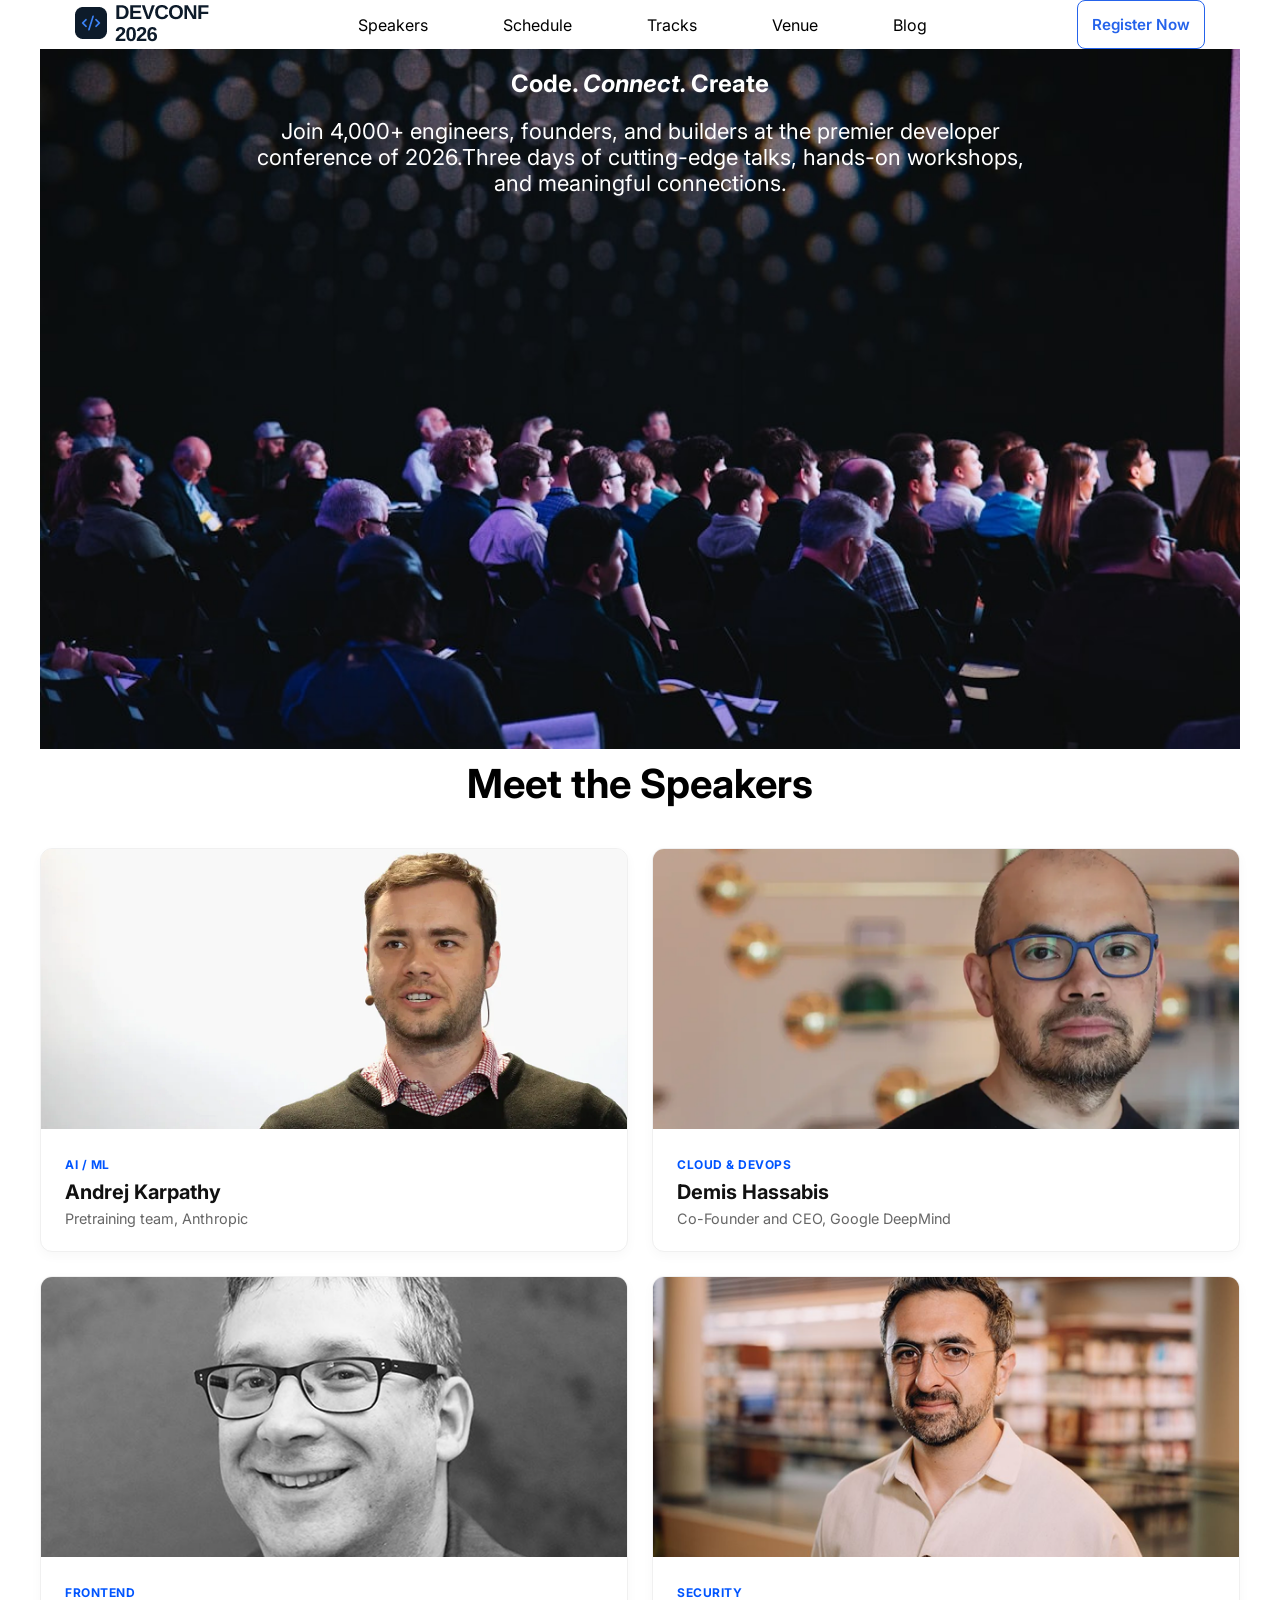
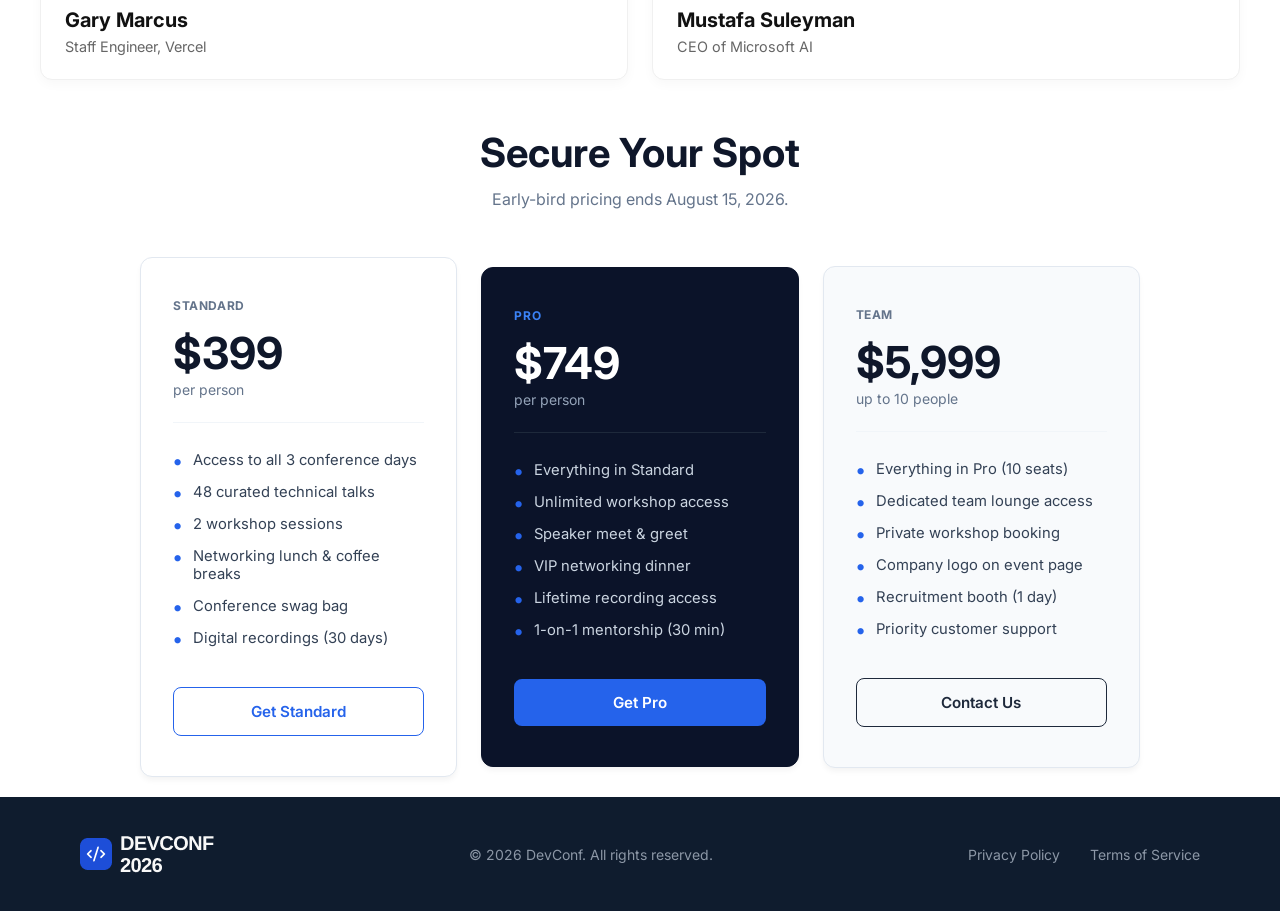
<file: index.html>
<!DOCTYPE html>
<html lang="en">
<head>
    <meta charset="UTF-8">
    <meta name="viewport" content="width=device-width, initial-scale=1.0">
    <title>Document</title>

    <!-- css file added -->

    <link rel="stylesheet" href="./style.css">

    <!-- Font style -->
     <link rel="preconnect" href="https://fonts.googleapis.com">
<link rel="preconnect" href="https://fonts.gstatic.com" crossorigin>
<link href="https://fonts.googleapis.com/css2?family=Inter:ital,opsz,wght@0,14..32,100..900;1,14..32,100..900&display=swap" rel="stylesheet">
     
</head>
<body>
    <!-- Nav bar -->
    <header>
        <nav>
            <div><img src="./assets/logo.png" alt="icon"></div>
            <section>
            <ul><a href="" >Speakers</a></ul>
            <ul><a href="">Schedule</a></ul>
            <ul><a href="">Tracks</a></ul>
            <ul><a href="">Venue</a></ul>
            <ul><a href="">Blog</a></ul>
            </section>
            <a href="" ><button class="btn">Register Now</button></a>
        </nav>
    </header>

    <!-- Banner -->
     <section class="banner container">
        <div class="heading_1"><h1>Code. <i>Connect. </i>Create</h1></div>
        <p>Join 4,000+ engineers, founders, and builders at the premier developer <br> 
            conference of 2026.Three days of cutting-edge talks, hands-on workshops,
            <br> and meaningful connections.
        </p>
    </section>

     <!-- Meet the speaker section -->

     <section class="speakers-section">
        <div class="header-container">
        <div class="top-line"></div>
        <h2>Meet the Speakers</h2>
        <div class="bottom-line"></div>
        </div>

        <div class="speakers-grid">

    <!-- Card 1 -->
        <div class="speaker-card">
        <div class="image-wrapper">
            <img src="./assets/andrej.png" alt="Andrej Karpathy">
        </div>
        <div class="card-content">
            <span class="category ai-ml">AI / ML</span>
            <h3>Andrej Karpathy</h3>
            <p>Pretraining team, Anthropic</p>
        </div>
        </div>

    <!-- Card 2 -->
        <div class="speaker-card">
        <div class="image-wrapper">
            <img src="./assets/demis.png" alt="Demis Hassabis">
        </div>
        <div class="card-content">
            <span class="category cloud-devops">Cloud & DevOps</span>
            <h3>Demis Hassabis</h3>
            <p>Co-Founder and CEO, Google DeepMind</p>
        </div>
        </div>

    <!-- Card 3 -->
        <div class="speaker-card">
        <div class="image-wrapper">
            <img src="./assets/gary.png" alt="Gary Marcus">
        </div>
        <div class="card-content">
            <span class="category frontend">Frontend</span>
            <h3>Gary Marcus</h3>
            <p>Staff Engineer, Vercel</p>
        </div>
        </div>

    <!-- Card 4 -->
        <div class="speaker-card">
            <div class="image-wrapper">
                <img src="./assets/mustafa.png" alt="Mustafa Suleyman">
            </div>
            <div class="card-content">
            <span class="category security">Security</span>
            <h3>Mustafa Suleyman</h3>
            <p>CEO of Microsoft AI</p>
            </div>
            </div>
        </div>
    </section>

<!-- Pricing card area -->

    <!-- Header Area -->
    <section class="pricing-header">
        <h1>Secure Your Spot</h1>
        <p>Early-bird pricing ends August 15, 2026.</p>
    </section>

    <!-- Pricing Grid -->
    <section class="pricing-container">

        <!-- Card 1: Standard -->
        <div class="card">
            <div>
                <div class="plan-name">Standard</div>
                <div class="price">$399</div>
                <div class="period">per person</div>
                <div class="divider"></div>
                <ul class="features-list">
                    <li>Access to all 3 conference days</li>
                    <li>48 curated technical talks</li>
                    <li>2 workshop sessions</li>
                    <li>Networking lunch & coffee breaks</li>
                    <li>Conference swag bag</li>
                    <li>Digital recordings (30 days)</li>
                </ul>
            </div>
            <a href="#" class="btn">Get Standard</a>
        </div>

        <!-- Card 2: Pro (Featured Dark Theme) -->
        <div class="card featured">
            <div>
                <div class="plan-name">Pro</div>
                <div class="price">$749</div>
                <div class="period">per person</div>
                <div class="divider"></div>
                <ul class="features-list">
                    <li>Everything in Standard</li>
                    <li>Unlimited workshop access</li>
                    <li>Speaker meet & greet</li>
                    <li>VIP networking dinner</li>
                    <li>Lifetime recording access</li>
                    <li>1-on-1 mentorship (30 min)</li>
                </ul>
            </div>
            <a href="#" class="btn">Get Pro</a>
        </div>

        <!-- Card 3: Team -->
        <div class="card team-card">
            <div>
                <div class="plan-name">Team</div>
                <div class="price">$5,999</div>
                <div class="period">up to 10 people</div>
                <div class="divider"></div>
                <ul class="features-list">
                    <li>Everything in Pro (10 seats)</li>
                    <li>Dedicated team lounge access</li>
                    <li>Private workshop booking</li>
                    <li>Company logo on event page</li>
                    <li>Recruitment booth (1 day)</li>
                    <li>Priority customer support</li>
                </ul>
            </div>
            <a href="#" class="btn btn-dark">Contact Us</a>
        </div>

    </section>

    <!-- Fotter Section -->

    <footer class="footer">
        <div class="footer-container">

        <img src="./assets/footer-logo.png" alt="footer-logo">

            <p class="copyright">
                © 2026 DevConf. All rights reserved.
            </p>

            <div class="footer-links">
                <a href="#">Privacy Policy</a>
                <a href="#">Terms of Service</a>
            </div>

        </div>
    </footer>


</body>
</html>
</file>
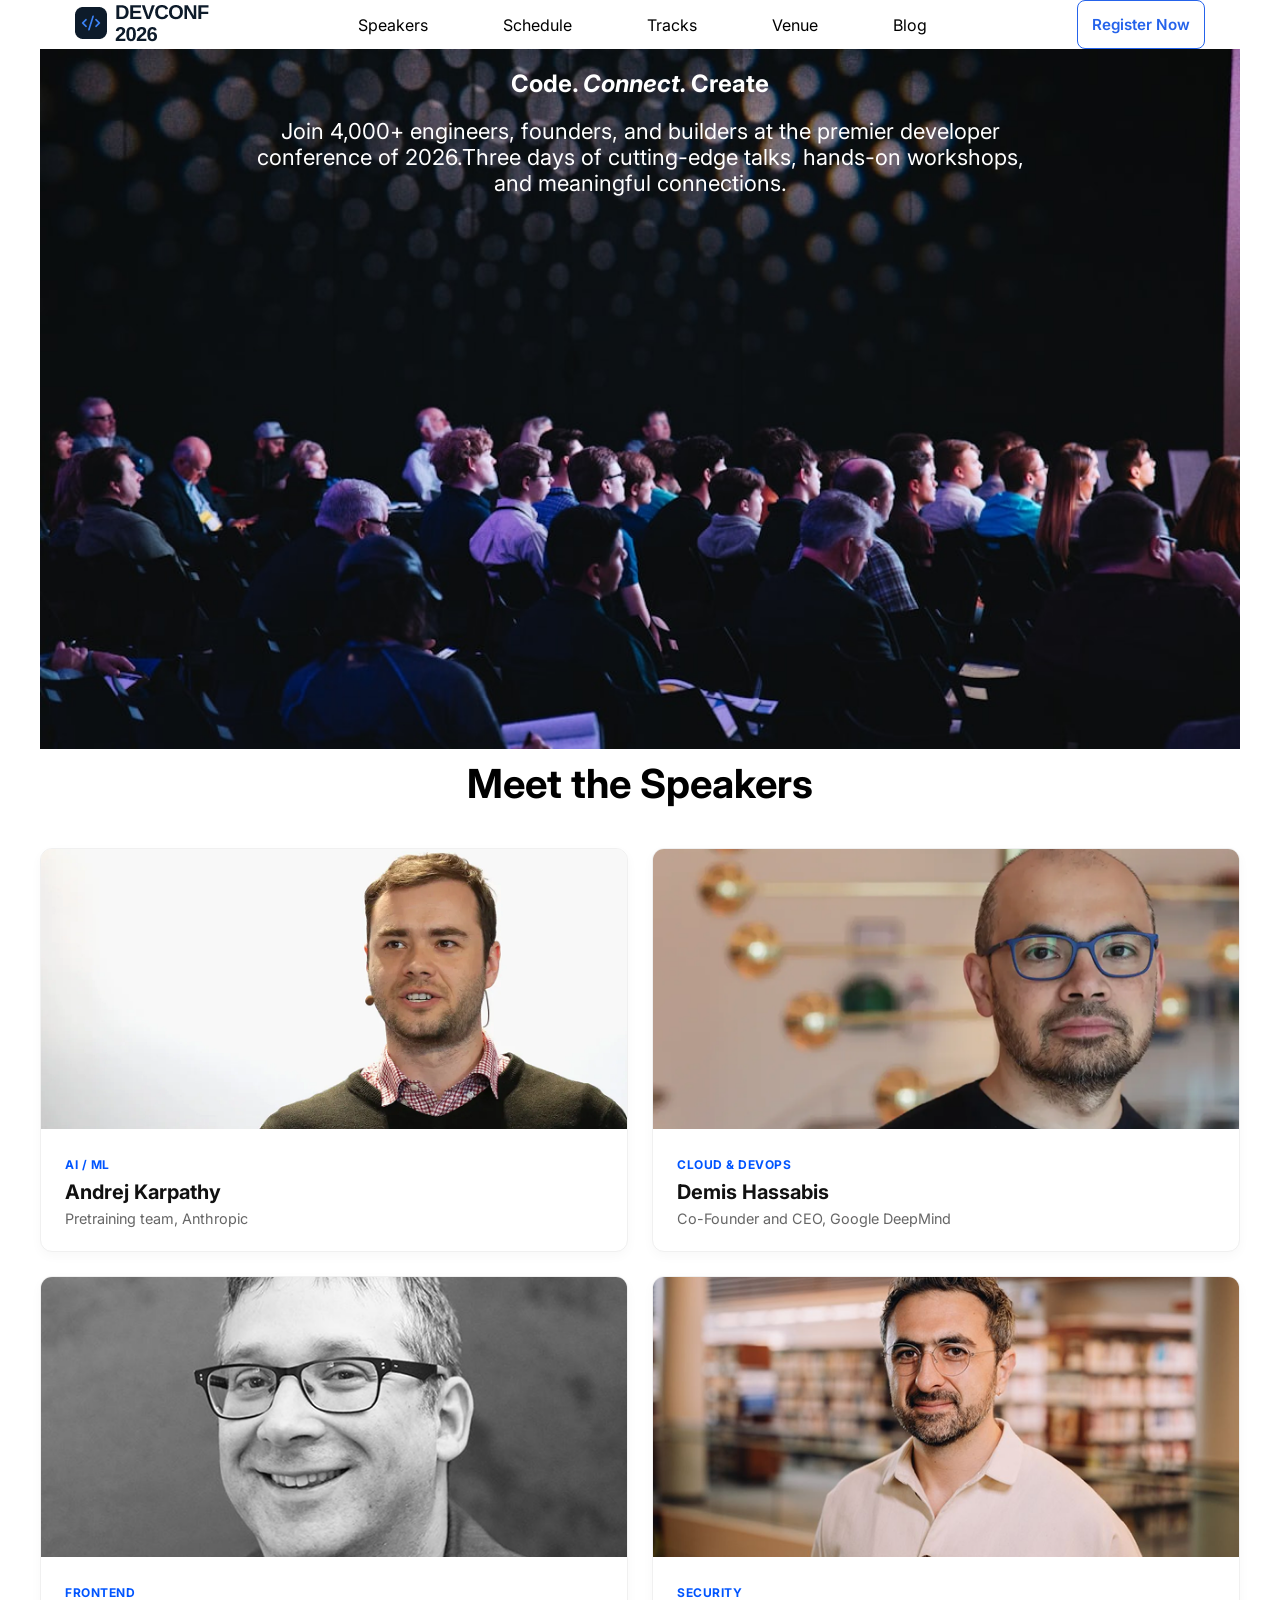
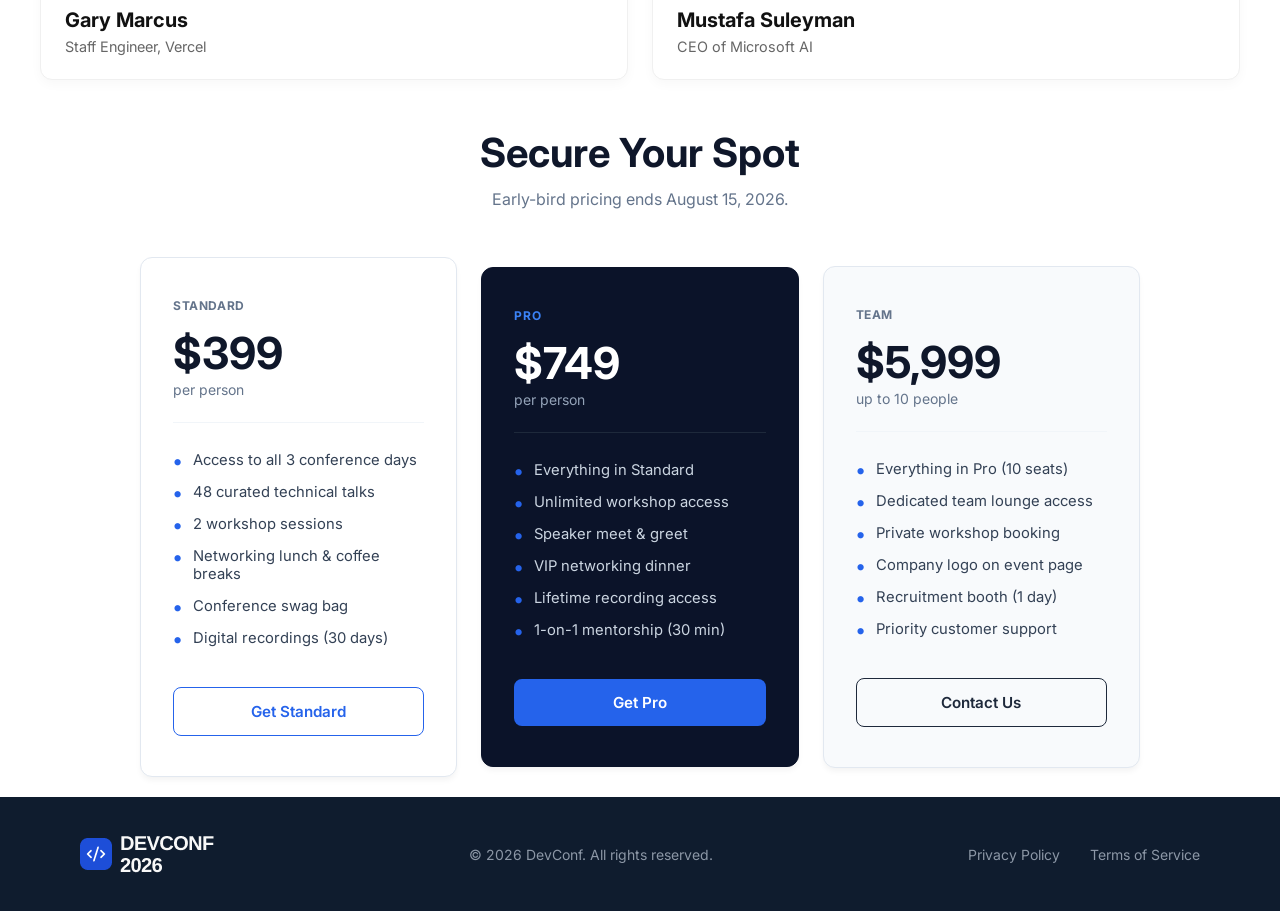
<file: web page structure.html>
<!DOCTYPE html>
<html lang="en">
<head>
    <meta charset="UTF-8">
    <meta name="viewport" content="width=device-width, initial-scale=1.0">
    <title>Document</title>

    <!-- css file added -->

    <link rel="stylesheet" href="./page_style.css">

    <!-- Font style -->
     <link rel="preconnect" href="https://fonts.googleapis.com">
<link rel="preconnect" href="https://fonts.gstatic.com" crossorigin>
<link href="https://fonts.googleapis.com/css2?family=Inter:ital,opsz,wght@0,14..32,100..900;1,14..32,100..900&display=swap" rel="stylesheet">
     
</head>
<body>
    <!-- Nav bar -->
    <header>
        <nav>
            <div><img src="./assets/logo.png" alt="icon"></div>
            <section>
            <ul><a href="" >Speakers</a></ul>
            <ul><a href="">Schedule</a></ul>
            <ul><a href="">Tracks</a></ul>
            <ul><a href="">Venue</a></ul>
            <ul><a href="">Blog</a></ul>
            </section>
            <a href="" ><button class="btn">Register Now</button></a>
        </nav>
    </header>

    <!-- Banner -->
     <section class="banner container">
        <div class="heading_1"><h1>Code. <i>Connect. </i>Create</h1></div>
        <p>Join 4,000+ engineers, founders, and builders at the premier developer <br> 
            conference of 2026.Three days of cutting-edge talks, hands-on workshops,
            <br> and meaningful connections.
        </p>
    </section>

    <!-- Speaker section -->

     <section class="speakers-section">
        <div class="header-container">
        <div class="top-line"></div>
        <h2>Meet the Speakers</h2>
        <div class="bottom-line"></div>
        </div>

        <div class="speakers-grid">

    <!-- Card 1 -->
        <div class="speaker-card">
        <div class="image-wrapper">
            <img src="./assets/andrej.png" alt="Andrej Karpathy">
        </div>
        <div class="card-content">
            <span class="category ai-ml">AI / ML</span>
            <h3>Andrej Karpathy</h3>
            <p>Pretraining team, Anthropic</p>
        </div>
        </div>

    <!-- Card 2 -->
        <div class="speaker-card">
        <div class="image-wrapper">
            <img src="./assets/demis.png" alt="Demis Hassabis">
        </div>
        <div class="card-content">
            <span class="category cloud-devops">Cloud & DevOps</span>
            <h3>Demis Hassabis</h3>
            <p>Co-Founder and CEO, Google DeepMind</p>
        </div>
        </div>

    <!-- Card 3 -->
        <div class="speaker-card">
        <div class="image-wrapper">
            <img src="./assets/gary.png" alt="Gary Marcus">
        </div>
        <div class="card-content">
            <span class="category frontend">Frontend</span>
            <h3>Gary Marcus</h3>
            <p>Staff Engineer, Vercel</p>
        </div>
        </div>

    <!-- Card 4 -->
        <div class="speaker-card">
            <div class="image-wrapper">
                <img src="./assets/mustafa.png" alt="Mustafa Suleyman">
            </div>
            <div class="card-content">
            <span class="category security">Security</span>
            <h3>Mustafa Suleyman</h3>
            <p>CEO of Microsoft AI</p>
            </div>
            </div>
        </div>
    </section>

<!-- Pricing card area -->

    <!-- Header Area -->
    <section class="pricing-header">
        <h1>Secure Your Spot</h1>
        <p>Early-bird pricing ends August 15, 2026.</p>
    </section>

    <!-- Pricing Grid -->
    <section class="pricing-container">

        <!-- Card 1: Standard -->
        <div class="card">
            <div>
                <div class="plan-name">Standard</div>
                <div class="price">$399</div>
                <div class="period">per person</div>
                <div class="divider"></div>
                <ul class="features-list">
                    <li>Access to all 3 conference days</li>
                    <li>48 curated technical talks</li>
                    <li>2 workshop sessions</li>
                    <li>Networking lunch & coffee breaks</li>
                    <li>Conference swag bag</li>
                    <li>Digital recordings (30 days)</li>
                </ul>
            </div>
            <a href="#" class="btn">Get Standard</a>
        </div>

        <!-- Card 2: Pro (Featured Dark Theme) -->
        <div class="card featured">
            <div>
                <div class="plan-name">Pro</div>
                <div class="price">$749</div>
                <div class="period">per person</div>
                <div class="divider"></div>
                <ul class="features-list">
                    <li>Everything in Standard</li>
                    <li>Unlimited workshop access</li>
                    <li>Speaker meet & greet</li>
                    <li>VIP networking dinner</li>
                    <li>Lifetime recording access</li>
                    <li>1-on-1 mentorship (30 min)</li>
                </ul>
            </div>
            <a href="#" class="btn">Get Pro</a>
        </div>

        <!-- Card 3: Team -->
        <div class="card team-card">
            <div>
                <div class="plan-name">Team</div>
                <div class="price">$5,999</div>
                <div class="period">up to 10 people</div>
                <div class="divider"></div>
                <ul class="features-list">
                    <li>Everything in Pro (10 seats)</li>
                    <li>Dedicated team lounge access</li>
                    <li>Private workshop booking</li>
                    <li>Company logo on event page</li>
                    <li>Recruitment booth (1 day)</li>
                    <li>Priority customer support</li>
                </ul>
            </div>
            <a href="#" class="btn btn-dark">Contact Us</a>
        </div>

    </section>

    <!-- Footer Section -->
     
    <footer class="footer">
        <div class="footer-container">

        <img src="./assets/footer-logo.png" alt="footer-logo">

            <p class="copyright">
                © 2026 DevConf. All rights reserved.
            </p>

            <div class="footer-links">
                <a href="#">Privacy Policy</a>
                <a href="#">Terms of Service</a>
            </div>

        </div>
    </footer>


</body>
</html>
</file>
<file: style.css>
*{
    margin: 0px;
    padding: 0px;
    font-family:"Inter", sans-serif ;
}

.container{
    max-width: 1200px;
    margin: auto;
}

/* Nav Bar style start */

nav{
    display: flex;
    justify-content:space-around;
    align-items: center;
    background-color: #FFFFFF;
}

a{
    text-decoration: none;
    color: black;
}

nav section{
    display: flex;
    justify-content:space-between;
    gap: 75px;
}
.btn {
  padding: 13px;
  border-radius: 7px;
  background-color: #1D4ED8;
  color: #FFFFFF;
  border: none;
}

/* Nav Bar style end */


/* Banner Style start */

.banner {
    background-image: url(/assets/banner.jpg);
    background-repeat: no-repeat;
    background-size: cover;
    height: 700px;
}
.heading_1{
    padding:20px;
    text-align: center;
    color:#FFFFFF;
    font-family: "Inter", sans-serif;


}
.banner p{
    color:#FFFFFF;
    font-size: 22px;
    text-align: center;
    font-family: "Inter", sans-serif;
}

/* Banner Style end */


/* Speaker section style start */

.speakers-section {
  max-width: 1200px;
  margin: 0 auto;
}

.header-container {
  text-align: center;
  margin-bottom: 40px;
}

.header-container h2 {
  font-size: 2.5rem;
  font-weight: 700;
  margin: 10px 0;
}

/* The Grid System */

.speakers-grid {
  display: grid;
  grid-template-columns: repeat(2, 1fr);
  gap: 24px;
}

/* Card Styling */
.speaker-card {
  background: #ffffff;
  border: 1px solid #f0f0f0;
  border-radius: 12px;
  overflow: hidden;
  box-shadow: 0 4px 12px rgba(0, 0, 0, 0.03);
  transition: transform 0.2s ease, box-shadow 0.2s ease;
}

.speaker-card:hover {
  transform: translateY(-4px);
  box-shadow: 0 8px 24px rgba(0, 0, 0, 0.08);
  cursor: pointer;
}

.image-wrapper {
  width: 100%;
  height: 280px; 
  overflow: hidden;
}

.image-wrapper img {
  width: 100%;
  height: 100%;
  object-fit: cover;
  display: block;
}

.card-content {
  padding: 24px;
}

/* Typography Inside Cards */
.category {
  display: inline-block;
  font-size: 0.75rem;
  font-weight: 700;
  text-transform: uppercase;
  letter-spacing: 0.5px;
  margin-bottom: 8px;
  color: #0055ff;
}

.speaker-card h3 {
  font-size: 1.25rem;
  margin: 0 0 6px 0;
  color: #111111;
}

.speaker-card p {
  font-size: 0.9rem;
  color: #666666;
  margin: 0;
}

/* Speaker section style end */

/* Pricing card Area Start */

/* --- Header Section --- */
.pricing-header {
    text-align: center;
    margin-top: 48px;
    margin-bottom: 48px;
}

.pricing-header h1 {
    font-size: 2.5rem;
    color: #0f172a;
    font-weight: 700;
    margin-bottom: 12px;
}

.pricing-header p {
    font-size: 1rem;
    color: #64748b;
}

/* --- Pricing Container --- */
.pricing-container {
    display: flex;
    justify-content:center;
    align-items: center;
    gap: 24px;
    max-width: 1000px;
    width: 100%;
    margin: 0 auto;
}

/* --- Card Styles (Standard & Team) --- */
.card {
    background-color: #ffffff;
    border: 1px solid #e2e8f0;
    border-radius: 12px;
    padding: 40px 32px;
    flex: 1;
    display: flex;
    flex-direction: column;
    justify-content: space-between;
    box-shadow: 0 4px 6px -1px rgba(0, 0, 0, 0.05);
}

.card.team-card {
    background-color: #f8fafc;
}


/* --- Card Content --- */
.plan-name {
    font-size: 0.75rem;
    text-transform: uppercase;
    letter-spacing: 0.05em;
    font-weight: 700;
    color: #64748b;
    margin-bottom: 16px;
}

.price {
    font-size: 2.75rem;
    font-weight: 700;
    color: #0f172a;
    line-height: 1.1;
}

.period {
    font-size: 0.875rem;
    color: #64748b;
    margin-top: 4px;
    margin-bottom: 24px;
}

.divider {
    height: 1px;
    background-color: #f1f5f9;
    margin-bottom: 28px;
}

/* --- Features List --- */
.features-list {
    list-style: none;
    margin-bottom: 40px;
    flex-grow: 1;
}

.features-list li {
    font-size: 0.925rem;
    color: #334155;
    margin-bottom: 14px;
    position: relative;
    padding-left: 20px;
}

.features-list li::before {
    content: "•";
    color: #2563eb; 
    font-weight: bold;
    font-size: 1.25rem;
    position: absolute;
    left: 0;
    top: -2px;
}

/* --- Button Styles --- */
.btn {
    display: block;
    text-align: center;
    text-decoration: none;
    padding: 14px;
    border-radius: 8px;
    font-weight: 600;
    font-size: 0.95rem;
    border: 1px solid #2563eb;
    color: #2563eb;
    background-color: transparent;
    transition: background-color 0.2s ease;
}

.btn:hover {
    background-color: #eff6ff;
}

.btn-dark {
    border-color: #1e293b;
    color: #1e293b;
}

.btn-dark:hover {
    background-color: #f1f5f9;
}

/* --- Dark Variant (PRO Card) --- */
.card.featured {
    background-color: #0b1329;
    border-color: #0b1329;
    color: #ffffff;
}

.card.featured .plan-name {
    color: #3b82f6;
}

.card.featured .price {
    color: #ffffff;
}

.card.featured .period {
    color: #94a3b8;
}

.card.featured .divider {
    background-color: #1e293b;
}

.card.featured .features-list li {
    color: #cbd5e1;
}

.card.featured .btn {
    background-color: #2563eb;
    color: #ffffff;
    border: none;
}

.card.featured .btn:hover {
    background-color: #1d4ed8;
}

/* Pricing card Area End */


 /* Fotter Section Start */

.footer{
    background:#0f1c2e;
    padding:35px 80px;
    margin-top: 20px;
}

.footer-container{
    max-width:1200px;
    margin:auto;

    display:flex;
    justify-content:space-between;
    align-items:center;
}

.copyright{
    color:#8c97a6;
    font-size:14px;
}

.footer-links{
    display:flex;
    gap:30px;
}

.footer-links a{
    color:#8c97a6;
    text-decoration:none;
    font-size:14px;
    transition:0.3s;
}

.footer-links a:hover{
    color:#ffffff;
} 

/* Fotter Section End */
</file>
<file: page_style.css>
*{
    margin: 0px;
    padding: 0px;
    font-family:"Inter", sans-serif ;
}

.container{
    max-width: 1200px;
    margin: auto;
}

/* Nav Bar style start */

nav{
    display: flex;
    justify-content:space-around;
    align-items: center;
    background-color: #FFFFFF;
}

a{
    text-decoration: none;
    color: black;
}

nav section{
    display: flex;
    justify-content:space-between;
    gap: 75px;
}
.btn {
  padding: 13px;
  border-radius: 7px;
  background-color: #1D4ED8;
  color: #FFFFFF;
  border: none;
}

/* Nav Bar style end */


/* Banner Style start */

.banner {
    background-image: url(/assets/banner.jpg);
    background-repeat: no-repeat;
    background-size: cover;
    height: 700px;
}
.heading_1{
    padding:20px;
    text-align: center;
    color:#FFFFFF;
    font-family: "Inter", sans-serif;


}
.banner p{
    color:#FFFFFF;
    font-size: 22px;
    text-align: center;
    font-family: "Inter", sans-serif;
}

/* Banner Style end */


/* Speaker section style start */

.speakers-section {
  max-width: 1200px;
  margin: 0 auto;
}

.header-container {
  text-align: center;
  margin-bottom: 40px;
}

.header-container h2 {
  font-size: 2.5rem;
  font-weight: 700;
  margin: 10px 0;
}

/* The Grid System */

.speakers-grid {
  display: grid;
  grid-template-columns: repeat(2, 1fr);
  gap: 24px;
}

/* Card Styling */
.speaker-card {
  background: #ffffff;
  border: 1px solid #f0f0f0;
  border-radius: 12px;
  overflow: hidden;
  box-shadow: 0 4px 12px rgba(0, 0, 0, 0.03);
  transition: transform 0.2s ease, box-shadow 0.2s ease;
}

.speaker-card:hover {
  transform: translateY(-4px);
  box-shadow: 0 8px 24px rgba(0, 0, 0, 0.08);
  cursor: pointer;
}

.image-wrapper {
  width: 100%;
  height: 280px; 
  overflow: hidden;
}

.image-wrapper img {
  width: 100%;
  height: 100%;
  object-fit: cover;
  display: block;
}

.card-content {
  padding: 24px;
}

/* Typography Inside Cards */
.category {
  display: inline-block;
  font-size: 0.75rem;
  font-weight: 700;
  text-transform: uppercase;
  letter-spacing: 0.5px;
  margin-bottom: 8px;
  color: #0055ff;
}

.speaker-card h3 {
  font-size: 1.25rem;
  margin: 0 0 6px 0;
  color: #111111;
}

.speaker-card p {
  font-size: 0.9rem;
  color: #666666;
  margin: 0;
}

/* Speaker section style end */

/* Pricing card Area Start */

/* --- Header Section --- */
.pricing-header {
    text-align: center;
    margin-top: 48px;
    margin-bottom: 48px;
}

.pricing-header h1 {
    font-size: 2.5rem;
    color: #0f172a;
    font-weight: 700;
    margin-bottom: 12px;
}

.pricing-header p {
    font-size: 1rem;
    color: #64748b;
}

/* --- Pricing Container --- */
.pricing-container {
    display: flex;
    justify-content:center;
    align-items: center;
    gap: 24px;
    max-width: 1000px;
    width: 100%;
    margin: 0 auto;
}

/* --- Card Styles (Standard & Team) --- */
.card {
    background-color: #ffffff;
    border: 1px solid #e2e8f0;
    border-radius: 12px;
    padding: 40px 32px;
    flex: 1;
    display: flex;
    flex-direction: column;
    justify-content: space-between;
    box-shadow: 0 4px 6px -1px rgba(0, 0, 0, 0.05);
}

.card.team-card {
    background-color: #f8fafc;
}


/* --- Card Content --- */
.plan-name {
    font-size: 0.75rem;
    text-transform: uppercase;
    letter-spacing: 0.05em;
    font-weight: 700;
    color: #64748b;
    margin-bottom: 16px;
}

.price {
    font-size: 2.75rem;
    font-weight: 700;
    color: #0f172a;
    line-height: 1.1;
}

.period {
    font-size: 0.875rem;
    color: #64748b;
    margin-top: 4px;
    margin-bottom: 24px;
}

.divider {
    height: 1px;
    background-color: #f1f5f9;
    margin-bottom: 28px;
}

/* --- Features List --- */
.features-list {
    list-style: none;
    margin-bottom: 40px;
    flex-grow: 1;
}

.features-list li {
    font-size: 0.925rem;
    color: #334155;
    margin-bottom: 14px;
    position: relative;
    padding-left: 20px;
}

.features-list li::before {
    content: "•";
    color: #2563eb; 
    font-weight: bold;
    font-size: 1.25rem;
    position: absolute;
    left: 0;
    top: -2px;
}

/* --- Button Styles --- */
.btn {
    display: block;
    text-align: center;
    text-decoration: none;
    padding: 14px;
    border-radius: 8px;
    font-weight: 600;
    font-size: 0.95rem;
    border: 1px solid #2563eb;
    color: #2563eb;
    background-color: transparent;
    transition: background-color 0.2s ease;
}

.btn:hover {
    background-color: #eff6ff;
}

.btn-dark {
    border-color: #1e293b;
    color: #1e293b;
}

.btn-dark:hover {
    background-color: #f1f5f9;
}

/* --- Dark Variant (PRO Card) --- */
.card.featured {
    background-color: #0b1329;
    border-color: #0b1329;
    color: #ffffff;
}

.card.featured .plan-name {
    color: #3b82f6;
}

.card.featured .price {
    color: #ffffff;
}

.card.featured .period {
    color: #94a3b8;
}

.card.featured .divider {
    background-color: #1e293b;
}

.card.featured .features-list li {
    color: #cbd5e1;
}

.card.featured .btn {
    background-color: #2563eb;
    color: #ffffff;
    border: none;
}

.card.featured .btn:hover {
    background-color: #1d4ed8;
}

/* Pricing card Area End */


 /* Fotter Section Start */

.footer{
    background:#0f1c2e;
    padding:35px 80px;
    margin-top: 20px;
}

.footer-container{
    max-width:1200px;
    margin:auto;

    display:flex;
    justify-content:space-between;
    align-items:center;
}

.copyright{
    color:#8c97a6;
    font-size:14px;
}

.footer-links{
    display:flex;
    gap:30px;
}

.footer-links a{
    color:#8c97a6;
    text-decoration:none;
    font-size:14px;
    transition:0.3s;
}

.footer-links a:hover{
    color:#ffffff;
} 
/* footer section */
</file>
